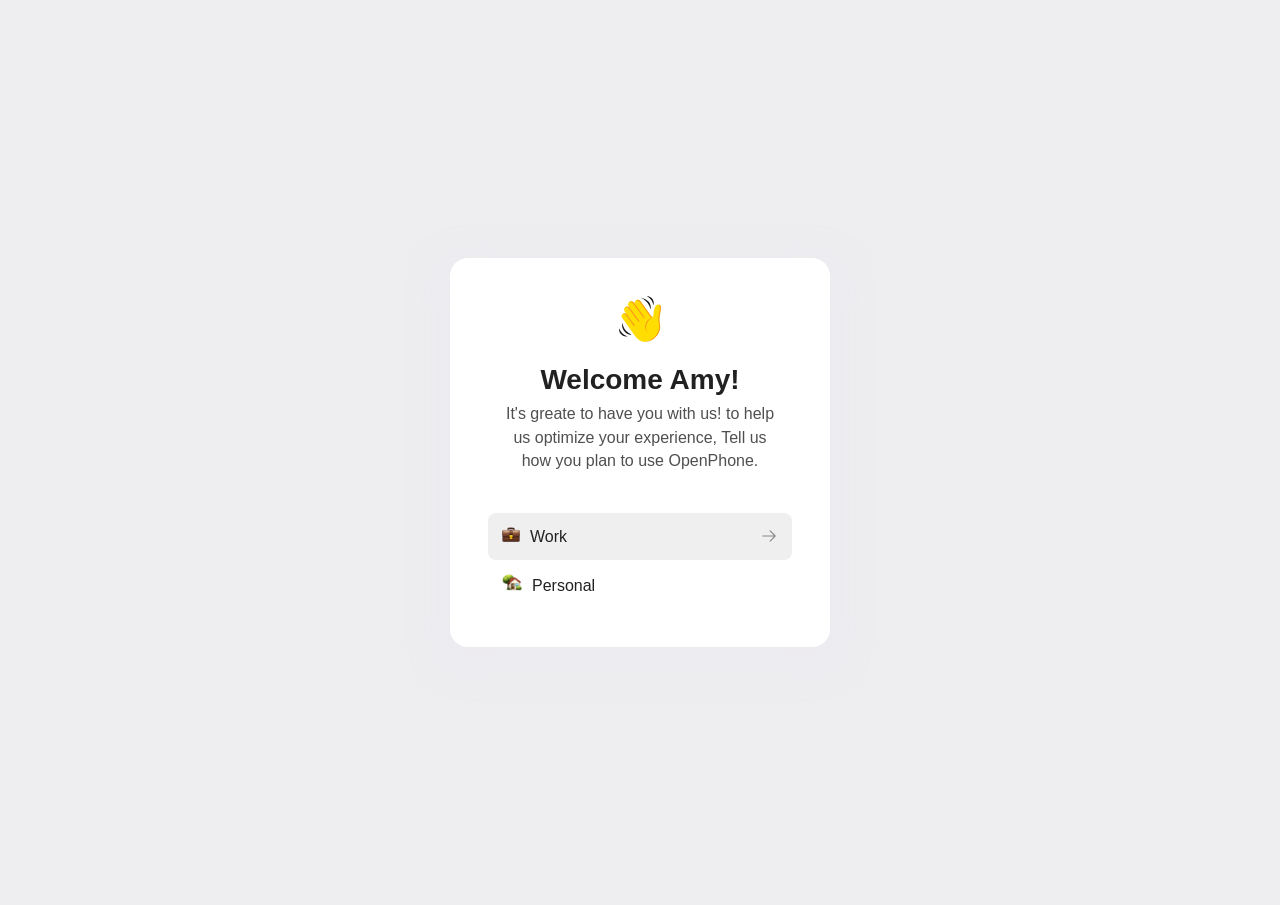
<file: Card2.html>
<!DOCTYPE html>
<html lang="en">
<head>
    <meta charset="UTF-8">
    <meta name="viewport" content="width=device-width, initial-scale=1.0">
    <title>Document</title>
    <link rel="stylesheet" href="CSS/Card2.css">
</head>
<body>
    <div class="card">
        <img src="/Image/hard_wave.svg" alt="hand wave">
        <div class="text_content">
            <h1>Welcome Amy!</h1>
            <p>It's greate to have you with us! to help us optimize your experience, Tell us how you plan to use OpenPhone.</p>
        </div>
        <button class="Work-btn">
            <p><img src="/Image/Briefcase.png" alt="briefcase" srcset=""><Span>Work</Span>
            <img src="/Image/arrow.svg" alt="arrow" srcset="" class="arrow"></p>
        </button> 
        <button class="Personal-btn">
            <p><img src="/Image/House.png" alt="house" srcset=""><Span>Personal</Span></p>
        </button>
    </div>
</body>
</html>
</file>
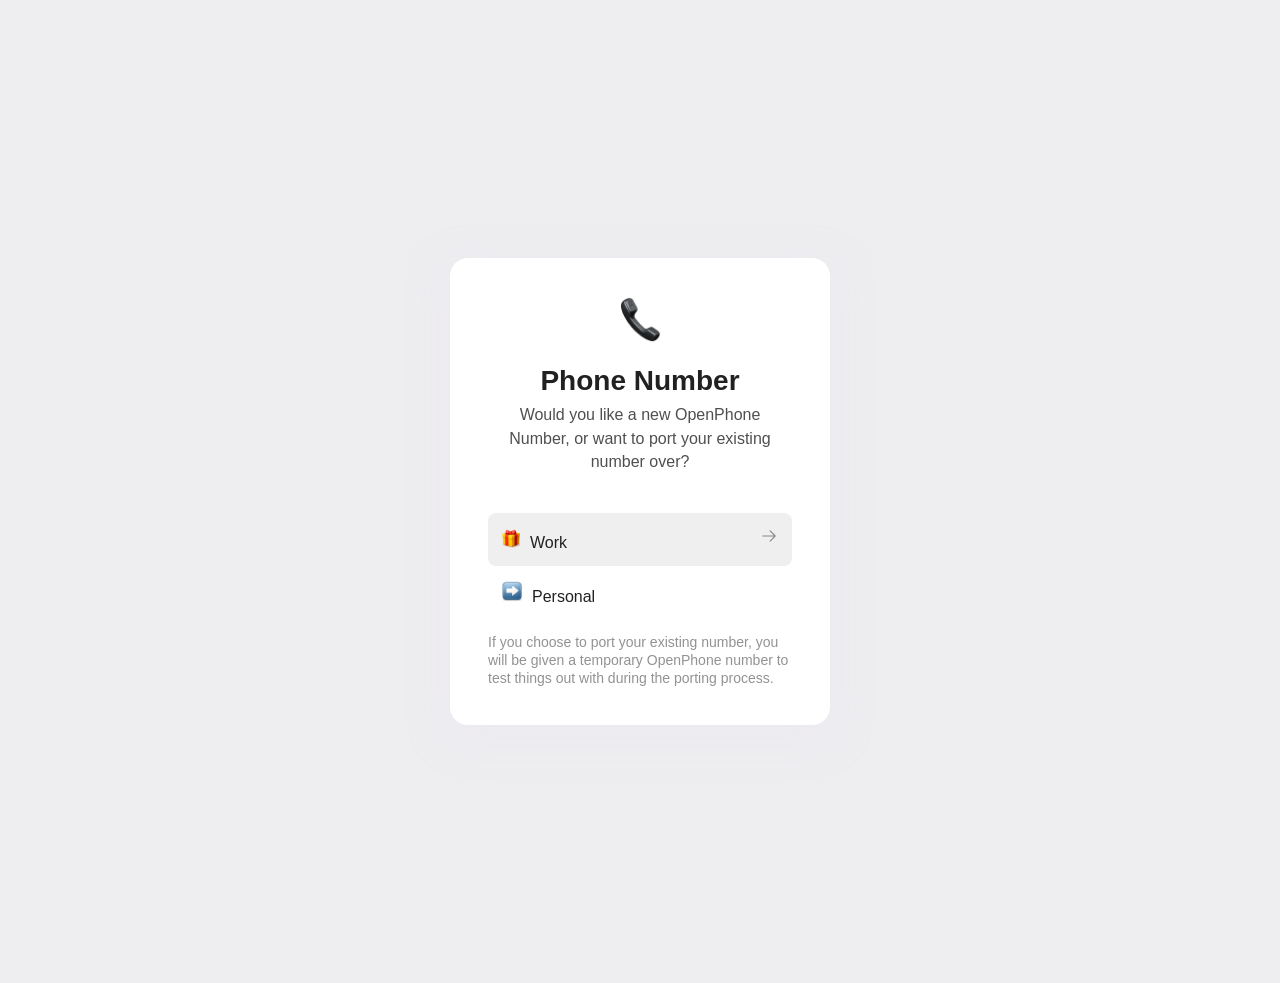
<file: Card3.html>
<!DOCTYPE html>
<html lang="en">
<head>
    <meta charset="UTF-8">
    <meta name="viewport" content="width=device-width, initial-scale=1.0">
    <title>Document</title>
    <link rel="stylesheet" href="/CSS/card3.css">
</head>
<body>
      <div class="card">
        <img src="/Image/Phone.png" alt="hand wave">
        <div class="text_content">
            <h1>Phone Number</h1>
            <p>Would you like a new OpenPhone Number, or want to port your existing number over?</p>
        </div>
        <button class="Work-btn">
            <p><img src="/Image/Gift.png" alt="briefcase" srcset=""><Span>Work</Span>
            <img src="/Image/arrow.svg" alt="arrow" srcset="" class="arrow"></p>
        </button> 
        <button class="Personal-btn">
            <p><img src="/Image/direction.png" alt="house" srcset=""><Span>Personal</Span></p>
        </button>

            <p class="para_content"> If you choose to port your existing number, you will be given a temporary OpenPhone number to test things out with during the porting process.</p>
    
    </div>
</body>
</html>
</file>
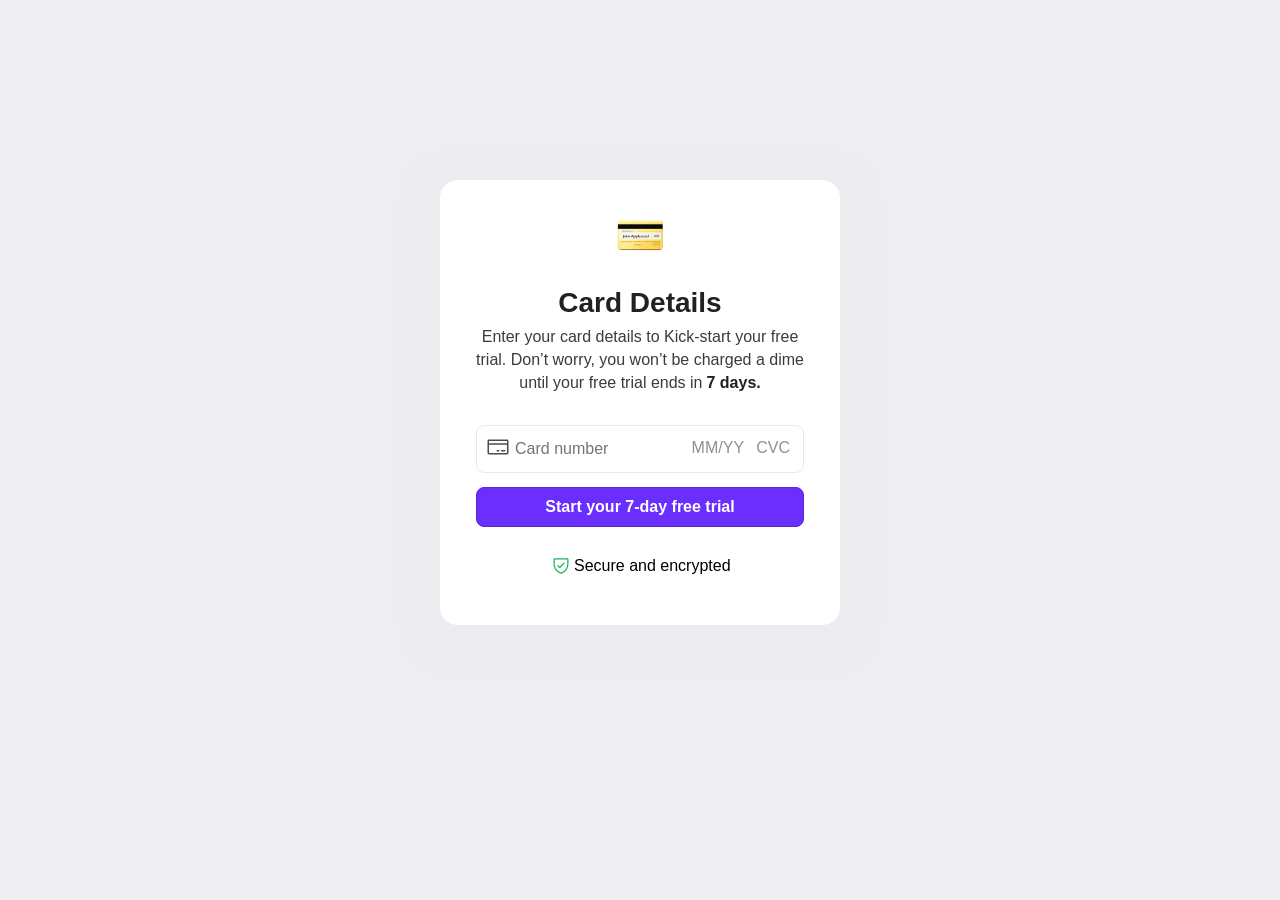
<file: card4.html>
<!DOCTYPE html>
<html lang="en">
<head>
    <meta charset="UTF-8">
    <meta name="viewport" content="width=device-width, initial-scale=1.0">
    <title>Document</title>
    <link rel="stylesheet" href="/CSS/card4.css">
</head>
<body>
    <div class="card">
        <img src="/Image/card.png" alt="">
        <div class="text_content">
            <h1>Card Details</h1>
            <p>Enter your card details to Kick-start your free trial. Don’t worry, you won’t be charged a dime until your free trial ends in<span>7 days.</span></p>
        </div>
        <div class="inputs">
        <img src="Image/Credit_card.svg" alt="credit card icon" srcset=""><input type="text" name="OTP" id="" placeholder="Card number">
        <div class="span"><span>MM/YY</span> <span class="cvc">CVC</span></div>
        <button class="card-btn">Start your 7-day free trial</button>
        </div>
        <div class="secure"> <img src="Image/secure.svg" alt="security icon"> <p>Secure and encrypted</p></div>
    </div>   
</body>
</html>
</file>
<file: CSS/Card2.css>
*{
    padding: 0;
    margin: 0;
    box-sizing: border-box;
}

html,body
{
    width: 100%;
    font-family: 'Poppins', sans-serif;
}

body{
    background-color:#EEEDF0;
}

button,
input,
textarea,
select {
  font-family: inherit;
}

.card{
    margin:258px auto;
    width:380px;
    background-color:#fff;
    text-align: center;
    padding:38px;
    border-radius: 18px;
    box-shadow: 0 10px 32px 6px rgba(236, 234, 239, 0.5);
}

.card img{
    width:42px;
}

.card .text_content{
    margin: 18px 10px 40px 10px;
}

.card .text_content h1{
 color:#212121;
 font-size: 28px;
 font-weight:600;
}

.card .text_content p{
    font-size: 16px;
    color: #4F4F4F;
    padding-top:6px;
    font-weight:500;
    line-height: 146%;
}

.Work-btn{
    width:100%;
    padding: 14px;
    background-color: F3F3F5;
    color:#212121;
    font-size: 16px;
    border-radius: 8px;
    font-weight:500;
    border:none;
    cursor: pointer;
    text-align: left;
    display: inline-block;
}

.Work-btn img{
    width: 18px;
}

.Work-btn .arrow{
    float: right;
}

.Work-btn span{ 
    padding-left: 10px;
}

.Personal-btn{
    width:100%;
    padding:14px;
    color: #212121;
    font-size: 16px;
    border-radius: 8px;
    font-weight:400;
    border:none;
    cursor: pointer;
    background-color: transparent;
    text-align: left;
}

.Personal-btn img{
    width: 20px;
}

.Personal-btn span{ 
    padding-left: 10px;
}
</file>
<file: CSS/card3.css>
*{
    padding: 0;
    margin: 0;
    box-sizing: border-box;
}

html,body
{
    width: 100%;
    font-family: 'Poppins', sans-serif;
}

body{
    background-color:#EEEDF0;
}

button,
input,
textarea,
select {
  font-family: inherit;
}

.card{
    margin:258px auto;
    width:380px;
    background-color:#fff;
    text-align: center;
    padding:38px;
    border-radius: 18px;
    box-shadow: 0 10px 32px 6px rgba(236, 234, 239, 0.5);
}

.card img{
    width:42px;
}

.card .text_content{
    margin: 18px auto 40px auto;
}

.card .text_content h1{
 color:#212121;
 font-size: 28px;
 font-weight:600;
}

.card .text_content p{
    font-size: 16px;
    color: #4F4F4F;
    padding-top:6px;
    font-weight:500;
    line-height: 146%;
}

.Work-btn{
    width:100%;
    padding: 14px;
    background-color: F3F3F5;
    color:#212121;
    font-size: 16px;
    border-radius: 8px;
    font-weight:500;
    border:none;
    cursor: pointer;
    text-align: left;
}

.Work-btn img{
    width: 18px;
}

.Work-btn .arrow{
    float: right;
}

.Work-btn span{ 
    padding-left: 10px;
}

.Personal-btn{
    width:100%;
    padding:14px;
    color: #212121;
    font-size: 16px;
    border-radius: 8px;
    font-weight:400;
    border:none;
    cursor: pointer;
    background-color: transparent;
    text-align: left;
}

.Personal-btn img{
    width: 20px;
}

.Personal-btn span{ 
    padding-left: 10px;
}


.para_content{
    padding-top:14px;
    font-size: 14px;
    color: #929292;
    font-weight:500;
    line-height: 126%;
    text-align: left;
}
</file>
<file: CSS/card4.css>
*{
    padding: 0;
    margin: 0;
    box-sizing: border-box;
}

html,body
{
    width: 100%;
    font-family: 'Poppins', sans-serif;
}

body{
    background-color:#EEEDF0;
}

button,
input,
textarea,
select {
  font-family: inherit;
}

.card{
    margin:180px auto;
    width:400px;
    background-color:#fff;
    text-align: center;
    padding:36px;
    border-radius: 18px;
    box-shadow: 0 10px 32px 6px rgba(236, 234, 239, 0.5);
}

.card img{
    width:46px;
}

.card .text_content{
    margin: 30px auto;
}

.card .text_content h1{
 color:#212121;
 font-size: 28px;
 font-weight:600;
}

.card .text_content p{
    font-size: 16px;
    color:#3b3b3b;
    padding-top:6px;
    line-height: 146%;
}

.card .text_content p span{
    font-weight:600;
    color:#212121;
    padding-left:4px;
}

.card input{
    width:100%;
    padding: 14px 14px 14px 38px;
    border:1px solid #eaeaea;
    font-size: 16px;
    border-radius: 8px;
    text-align: left;
}

.card input:active, input:focus{
    outline: none;
    border:1px solid #A381E3;
    box-shadow: 0 0 0 4px rgba(138, 75, 255, 0.06);
}

.card-btn{
    margin-top: 14px;
    width:100%;
    padding: 10px;
    background-color: #6A2FFE;
    color:#fff;
    font-size: 16px;
    border-radius: 8px;
    font-weight:600;
    border:none;
    cursor: pointer;
    border: 1.5px solid #5728cd;
}

.card-btn:hover{
    background-color: #5728cd;
    transition: 0.3s ease;
}

.inputs{
    position: relative;
}

.inputs img{
    position: absolute;
    width: 24px;
    margin:10px 0 0 10px;
}


.span{
    font-size: 16px;
    position: absolute;
    right:0;
    top:0;
    padding: 14px;
    color:#919191;
}

.cvc{
    padding-left: 8px;
}

.secure{
    margin-top: 14px;
    position: relative;
    padding:14px;
    text-align: left;
}

.secure img{
width:20px;
float:left;
left: 0;
margin-left:61px;
}

.secure p{
    margin:2px 0 0 84px;
}
</file>
